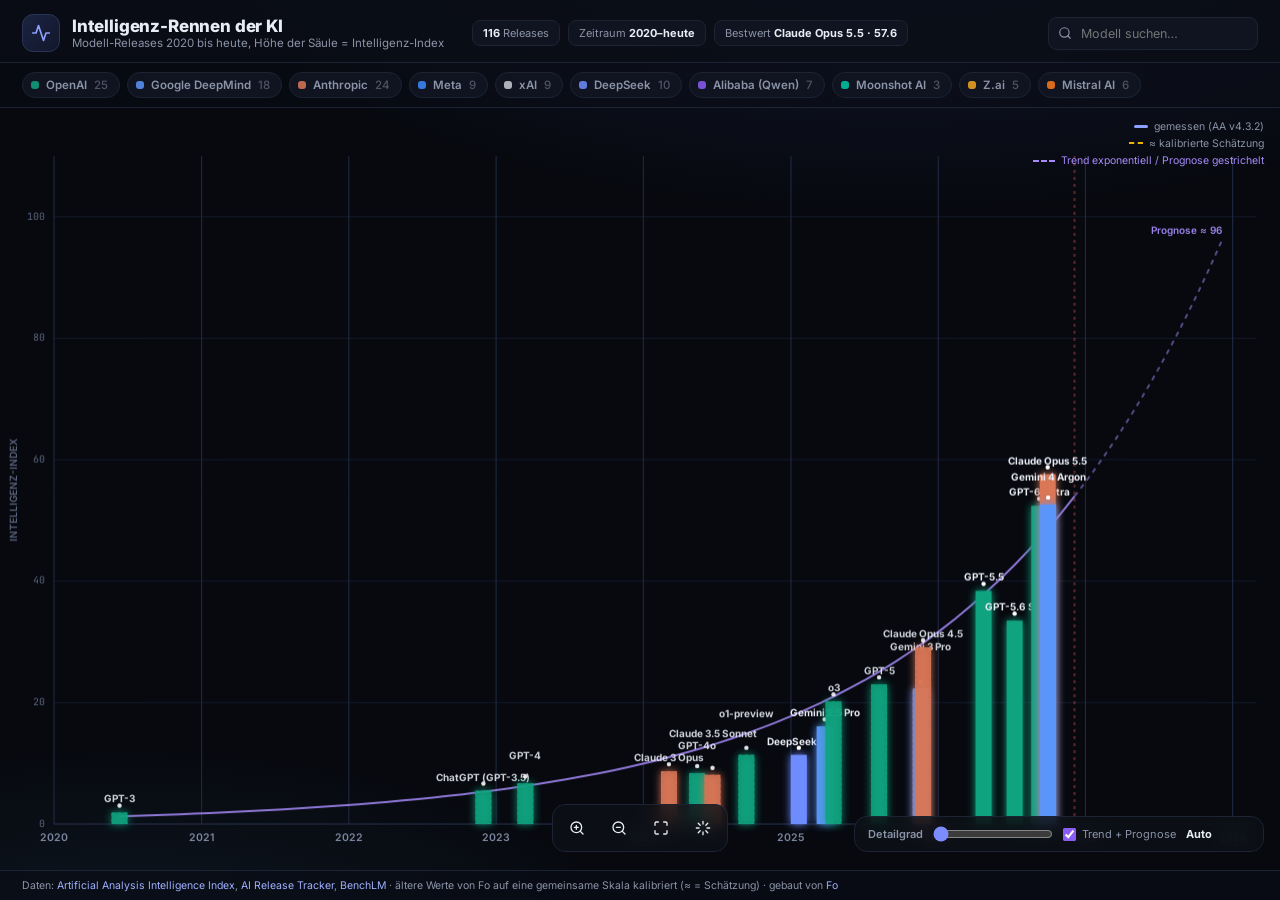
<file: index.html>
<!DOCTYPE html>
<html lang="de">
<head>
<meta charset="UTF-8">
<meta name="viewport" content="width=device-width, initial-scale=1.0">
<title>KI-Intelligenz-Timeline 2020-2026</title>
<link rel="preconnect" href="https://fonts.googleapis.com">
<link href="https://fonts.googleapis.com/css2?family=Inter:wght@400;500;600;700;800&family=JetBrains+Mono:wght@500;700&display=swap" rel="stylesheet">
<link rel="stylesheet" href="style.css?v=7">
</head>
<body>
<header class="topbar">
  <div class="brand">
    <div class="logo">
      <svg viewBox="0 0 24 24" fill="none" stroke="currentColor" stroke-width="2" stroke-linecap="round" stroke-linejoin="round"><polyline points="22 12 18 12 15 21 9 3 6 12 2 12"/></svg>
    </div>
    <div class="titles">
      <h1>Intelligenz-Rennen der KI</h1>
      <p>Modell-Releases 2020 bis heute, Höhe der Säule = Intelligenz-Index</p>
    </div>
  </div>
  <div class="stats" id="stats"></div>
  <div class="searchwrap">
    <svg class="ic" viewBox="0 0 24 24" fill="none" stroke="currentColor" stroke-width="2" stroke-linecap="round" stroke-linejoin="round"><circle cx="11" cy="11" r="8"/><path d="m21 21-4.3-4.3"/></svg>
    <input id="search" type="text" placeholder="Modell suchen…" autocomplete="off" spellcheck="false">
    <div class="searchresults" id="searchresults"></div>
  </div>
</header>

<div class="chipbar" id="chipbar"></div>

<main class="stage">
  <canvas id="tl"></canvas>

  <div class="controls">
    <button id="zin" title="Hineinzoomen"><svg viewBox="0 0 24 24" fill="none" stroke="currentColor" stroke-width="2" stroke-linecap="round"><circle cx="11" cy="11" r="8"/><path d="m21 21-4.3-4.3"/><path d="M11 8v6M8 11h6"/></svg></button>
    <button id="zout" title="Herauszoomen"><svg viewBox="0 0 24 24" fill="none" stroke="currentColor" stroke-width="2" stroke-linecap="round"><circle cx="11" cy="11" r="8"/><path d="m21 21-4.3-4.3"/><path d="M8 11h6"/></svg></button>
    <button id="zfit" title="Alles zeigen"><svg viewBox="0 0 24 24" fill="none" stroke="currentColor" stroke-width="2" stroke-linecap="round" stroke-linejoin="round"><path d="M8 3H5a2 2 0 0 0-2 2v3m18 0V5a2 2 0 0 0-2-2h-3m0 18h3a2 2 0 0 0 2-2v-3M3 16v3a2 2 0 0 0 2 2h3"/></svg></button>
    <button id="znow" title="Springe zu heute"><svg viewBox="0 0 24 24" fill="none" stroke="currentColor" stroke-width="2" stroke-linecap="round" stroke-linejoin="round"><path d="M12 2v4m0 12v4M4.9 4.9l2.9 2.9m8.4 8.4 2.9 2.9M2 12h4m12 0h4M4.9 19.1l2.9-2.9m8.4-8.4 2.9-2.9"/></svg></button>
  </div>

  <div class="detailctl">
    <span class="lbl">Detailgrad</span>
    <input type="range" id="tierslider" min="0" max="5" step="1" value="0">
    <label class="trendtog"><input type="checkbox" id="trendtoggle" checked><span>Trend&nbsp;+&nbsp;Prognose</span></label>
    <span class="val" id="tierval">Auto</span>
  </div>

  <div class="tooltip" id="tooltip"></div>

  <div class="detailcard" id="detailcard">
    <button class="close" id="closecard"><svg viewBox="0 0 24 24" fill="none" stroke="currentColor" stroke-width="2" stroke-linecap="round"><path d="M18 6 6 18M6 6l12 12"/></svg></button>
    <div id="detailbody"></div>
  </div>

  <div class="legend">
    <span class="leg-solid">gemessen (AA v4.3.2)</span>
    <span class="leg-est">≈ kalibrierte Schätzung</span>
      <span class="leg-trend">Trend exponentiell / Prognose gestrichelt</span>
  </div>
</main>

<footer>
  Daten: <a href="https://artificialanalysis.ai" target="_blank" rel="noopener">Artificial Analysis Intelligence Index</a>,
  <a href="https://aireleasetracker.com" target="_blank" rel="noopener">AI Release Tracker</a>,
  <a href="https://benchlm.ai/benchmarks/artificialanalysis" target="_blank" rel="noopener">BenchLM</a> · ältere Werte von Fo auf eine gemeinsame Skala kalibriert (≈ = Schätzung) · gebaut von <a href="https://wajo.ai" target="_blank" rel="noopener">Fo</a>
</footer>

<script src="data.js?v=7"></script>
<script src="app.js?v=7"></script>
</body>
</html>
</file>
<file: style.css>
* { margin:0; padding:0; box-sizing:border-box; }
:root {
  --bg:#07090f; --panel:#0d1117cc; --panel-solid:#0d1117; --line:#1c2333;
  --text:#e8ecf4; --muted:#8b93a7; --accent:#7c8cff;
}
html,body { height:100%; }
body {
  background:
    radial-gradient(1200px 500px at 70% -10%, #141a33 0%, transparent 60%),
    radial-gradient(900px 400px at 10% 110%, #0f1b26 0%, transparent 60%),
    var(--bg);
  color:var(--text); font-family:'Inter',system-ui,sans-serif;
  display:flex; flex-direction:column; overflow:hidden;
}
.topbar {
  display:flex; align-items:center; gap:22px; padding:14px 22px 10px;
  border-bottom:1px solid var(--line); background:#0a0d16d9; z-index:5;
}
.brand { display:flex; align-items:center; gap:12px; min-width:0; }
.logo {
  width:38px; height:38px; border-radius:11px; flex:0 0 auto;
  display:grid; place-items:center; color:#8ea0ff;
  background:linear-gradient(135deg,#1b2340,#12172b); border:1px solid #2a3454;
}
.logo svg { width:20px; height:20px; }
.titles h1 { font-size:17px; font-weight:800; letter-spacing:-.01em; white-space:nowrap; }
.titles p { font-size:11.5px; color:var(--muted); white-space:nowrap; }
.stats { display:flex; gap:8px; margin-left:6px; }
.stat {
  font-size:11px; color:var(--muted); border:1px solid var(--line);
  background:#0f1420; border-radius:8px; padding:5px 10px; white-space:nowrap;
}
.stat b { color:var(--text); font-weight:700; }
.searchwrap { margin-left:auto; position:relative; }
.searchwrap .ic { position:absolute; left:10px; top:50%; transform:translateY(-50%); width:14px; height:14px; color:var(--muted); }
#search {
  background:#0f1420; border:1px solid var(--line); color:var(--text);
  border-radius:9px; padding:8px 12px 8px 32px; font-size:12.5px; width:210px; outline:none;
  font-family:inherit; transition:border-color .15s;
}
#search:focus { border-color:#39456e; }
.searchresults {
  position:absolute; top:calc(100% + 6px); right:0; width:300px; max-height:280px; overflow:auto;
  background:var(--panel-solid); border:1px solid var(--line); border-radius:11px;
  display:none; z-index:50; box-shadow:0 18px 50px #000a;
}
.searchresults .sr {
  padding:8px 12px; font-size:12.5px; cursor:pointer; display:flex; justify-content:space-between; gap:10px;
}
.searchresults .sr:hover, .searchresults .sr.sel { background:#161d31; }
.searchresults .sr .d { color:var(--muted); font-size:11px; }
.chipbar {
  display:flex; gap:7px; padding:9px 22px; overflow-x:auto; scrollbar-width:none;
  border-bottom:1px solid var(--line); background:#0a0d1680; z-index:4;
}
.chip {
  display:flex; align-items:center; gap:7px; font-size:11.5px; font-weight:600;
  border:1px solid var(--line); background:#0f1420; color:var(--muted);
  border-radius:999px; padding:5px 11px 5px 8px; cursor:pointer; white-space:nowrap;
  transition:all .15s; user-select:none;
}
.chip .dot { width:8px; height:8px; border-radius:3px; background:var(--c); opacity:.85; }
.chip.off { opacity:.38; }
.chip:hover { border-color:#2c3757; }
.stage { position:relative; flex:1; min-height:0; }
canvas { position:absolute; inset:0; width:100%; height:100%; cursor:grab; }
canvas.dragging { cursor:grabbing; }
.controls {
  position:absolute; left:50%; bottom:18px; transform:translateX(-50%);
  display:flex; gap:6px; background:var(--panel); backdrop-filter:blur(10px);
  border:1px solid var(--line); border-radius:13px; padding:6px; z-index:5;
}
.controls button {
  width:36px; height:34px; display:grid; place-items:center; border:none; border-radius:9px;
  background:transparent; color:var(--text); cursor:pointer; transition:background .12s;
}
.controls button:hover { background:#1a2238; }
.controls button svg { width:16px; height:16px; }
.detailctl {
  position:absolute; right:16px; bottom:18px; display:flex; align-items:center; gap:10px;
  background:var(--panel); backdrop-filter:blur(10px); border:1px solid var(--line);
  border-radius:13px; padding:9px 13px; z-index:5;
}
.detailctl .lbl { font-size:11px; color:var(--muted); font-weight:600; }
.detailctl .val { font-size:11px; color:var(--text); font-weight:700; min-width:64px; }
#tierslider { width:120px; accent-color:var(--accent); cursor:pointer; }
.tooltip {
  position:absolute; pointer-events:none; background:var(--panel-solid);
  border:1px solid #2a3454; border-radius:11px; padding:10px 13px; font-size:12px;
  display:none; z-index:10; max-width:270px; box-shadow:0 14px 40px #000b; line-height:1.45;
}
.tooltip .tn { font-weight:700; font-size:13px; }
.tooltip .tc { font-size:10.5px; font-weight:700; text-transform:uppercase; letter-spacing:.06em; margin:2px 0 3px; }
.tooltip .ts { font-family:'JetBrains Mono',monospace; font-size:12px; }
.tooltip .te { color:#eab308; font-size:10.5px; font-weight:600; }
.detailcard {
  position:absolute; left:16px; bottom:18px; width:300px; background:var(--panel);
  backdrop-filter:blur(12px); border:1px solid var(--line); border-radius:15px;
  padding:16px 18px; z-index:6; display:none; box-shadow:0 18px 60px #000a;
}
.detailcard.open { display:block; animation:slideup .25s cubic-bezier(.2,.9,.3,1.2); }
@keyframes slideup { from { opacity:0; transform:translateY(14px); } }
.detailcard .close {
  position:absolute; top:9px; right:9px; border:none; background:transparent; color:var(--muted);
  cursor:pointer; width:24px; height:24px; display:grid; place-items:center; border-radius:7px;
}
.detailcard .close:hover { background:#1a2238; color:var(--text); }
.detailcard .close svg { width:13px; height:13px; }
#detailbody .dc-comp { font-size:10.5px; font-weight:700; text-transform:uppercase; letter-spacing:.07em; margin-bottom:3px; }
#detailbody .dc-name { font-size:19px; font-weight:800; letter-spacing:-.01em; margin-bottom:2px; }
#detailbody .dc-date { font-size:12px; color:var(--muted); margin-bottom:10px; }
#detailbody .dc-score { font-family:'JetBrains Mono',monospace; font-size:32px; font-weight:700; line-height:1; }
#detailbody .dc-src { font-size:10.5px; color:var(--muted); margin:4px 0 10px; }
#detailbody .dc-src .aa { color:#34d399; font-weight:700; }
#detailbody .dc-src .est { color:#eab308; font-weight:700; }
#detailbody .dc-note { font-size:12px; color:#b6bed2; line-height:1.5; }
#detailbody .dc-tier { display:inline-block; margin-top:10px; font-size:10.5px; font-weight:700; border:1px solid var(--line); border-radius:999px; padding:3px 9px; color:var(--muted); }
.legend {
  position:absolute; right:16px; top:12px; display:flex; flex-direction:column; gap:4px;
  font-size:10.5px; color:var(--muted); z-index:4; text-align:right;
}
.legend .leg-solid::before { content:""; display:inline-block; width:14px; height:3px; background:#8ea0ff; border-radius:2px; margin-right:6px; vertical-align:2px; }
.legend .leg-est::before { content:""; display:inline-block; width:14px; height:0; border-top:2px dashed #eab308; margin-right:6px; vertical-align:3px; }
footer {
  padding:8px 22px; font-size:10.5px; color:var(--muted);
  border-top:1px solid var(--line); background:#0a0d16b0; z-index:5;
}
footer a { color:#9fb0ff; text-decoration:none; }
footer a:hover { text-decoration:underline; }
@media (max-width:900px){ .stats { display:none; } .titles p { display:none; } .searchwrap #search { width:150px; } .detailcard { width:250px; } .legend{ display:none; } }

.trendtog { display: flex; align-items: center; gap: 6px; font-size: 11px; color: #8a93a8; cursor: pointer; white-space: nowrap; }
.trendtog input { accent-color: #8b5cf6; cursor: pointer; }
.leg-trend { color: #a78bfa; margin-left: 12px; }
.leg-trend::before { content: ""; display: inline-block; width: 22px; height: 0; border-top: 2px dashed #a78bfa; margin-right: 6px; vertical-align: middle; }
</file>
